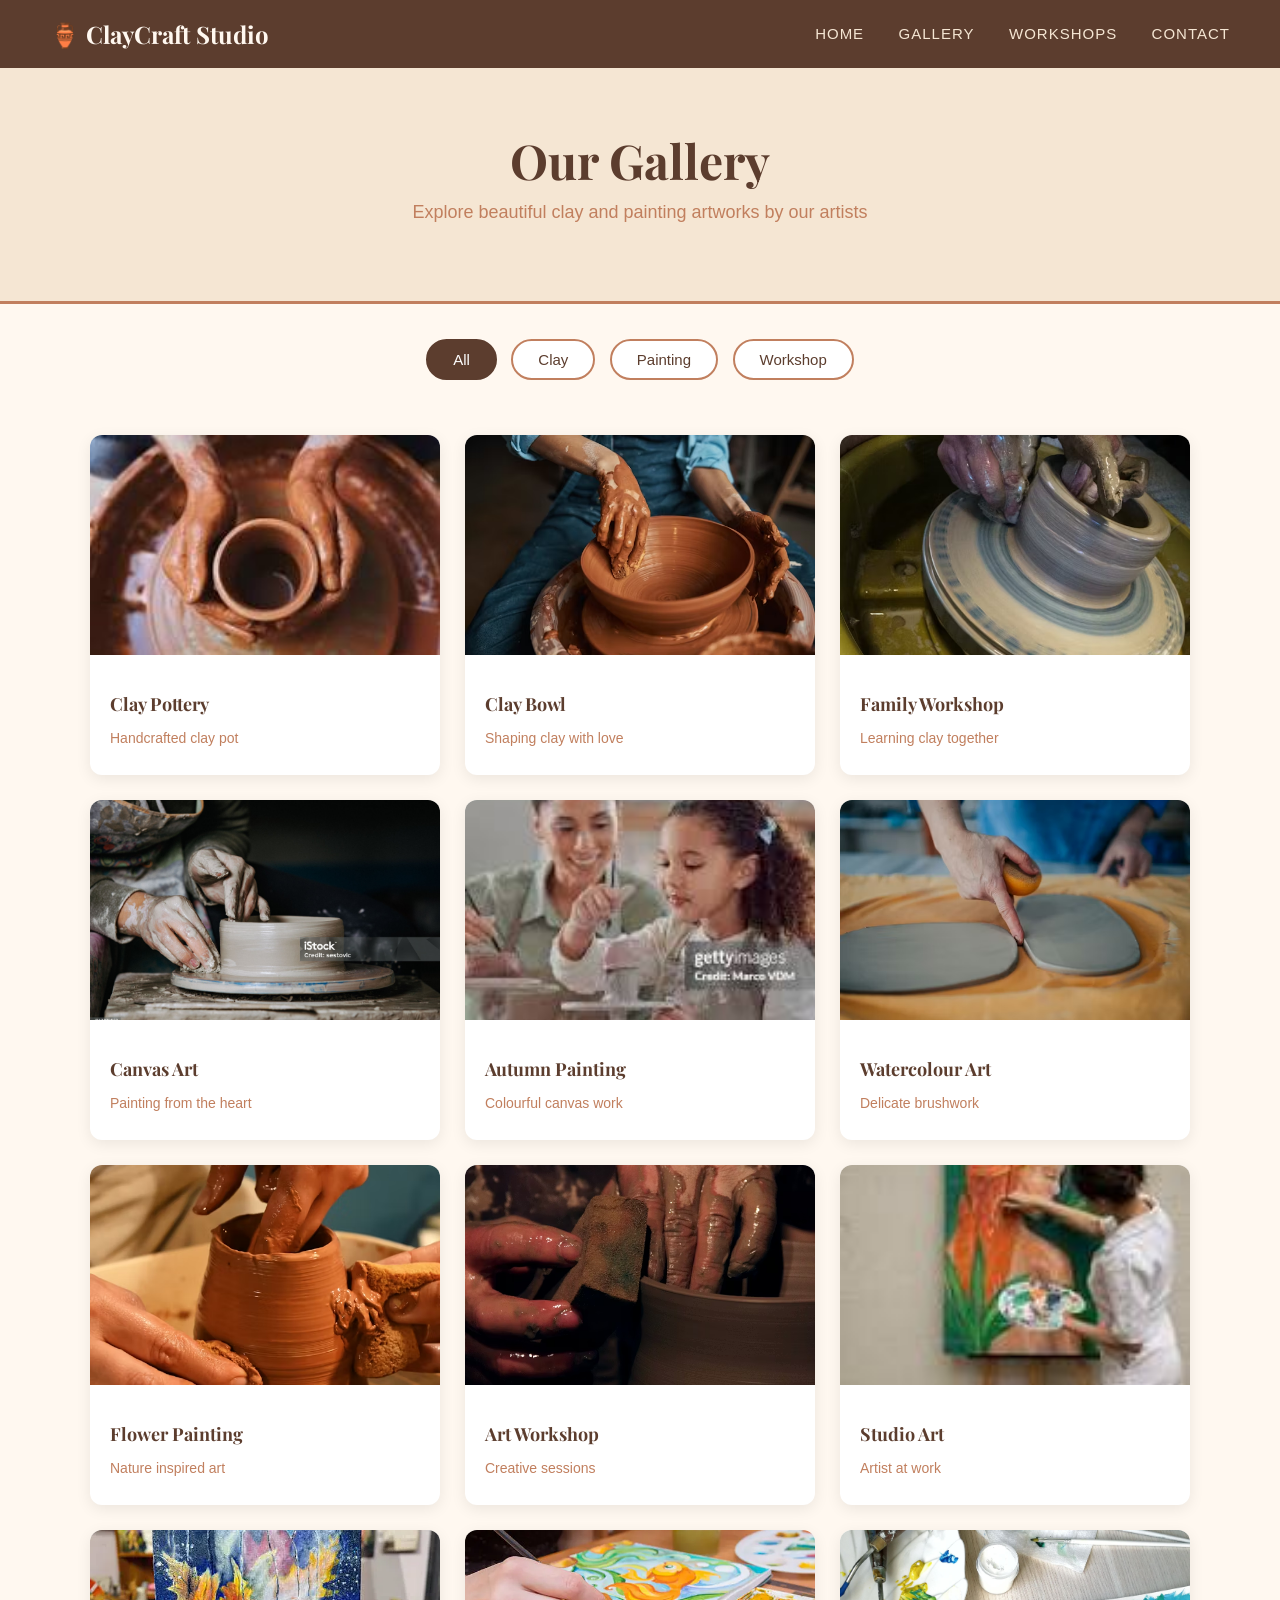
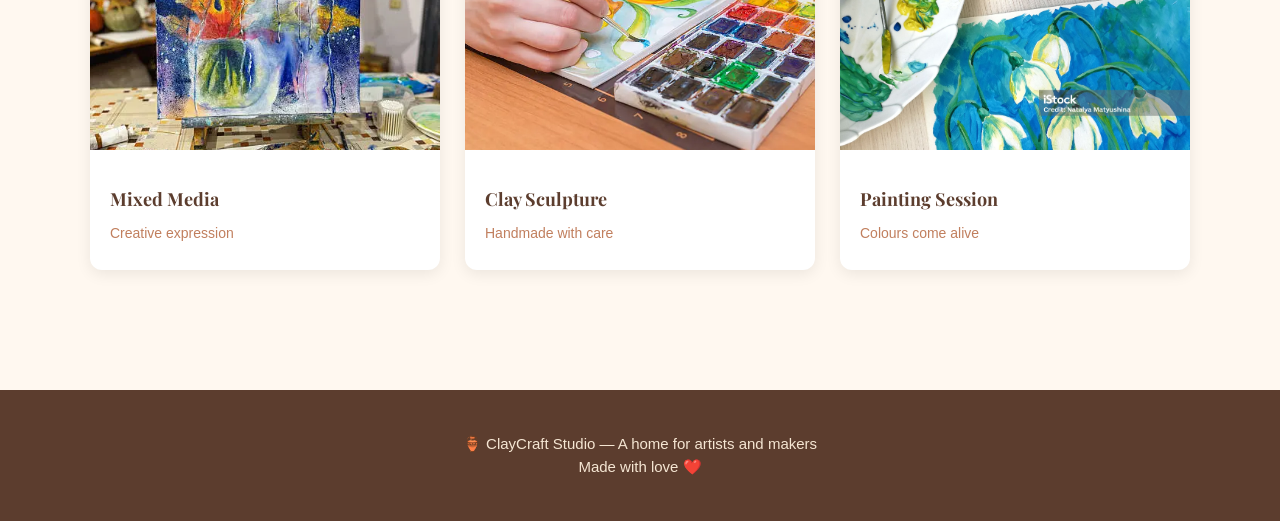
<file: gallery.html>
<!DOCTYPE html>
<html>
    <head>
        <title>Gallery - ClayCraft Studio</title>
        <link href="https://fonts.googleapis.com/css2?family=Playfair+Display:ital,wght@0,400..900;1,400..900&display=swap" rel="stylesheet">
        <link rel="stylesheet" href="style.css">
    </head>
    <body>

        <!-- NAVBAR -->
        <div class="navbar">
            <span class="logo">🏺 ClayCraft Studio</span>
            <nav>
                <a href="index.html">Home</a>
                <a href="gallery.html">Gallery</a>
                <a href="workshop.html">Workshops</a>
                <a href="contact.html">Contact</a>
            </nav>
        </div>

        <!-- PAGE HEADER -->
        <div class="page-header">
            <h1>Our Gallery</h1>
            <p>Explore beautiful clay and painting artworks by our artists</p>
        </div>

        <!-- FILTER BUTTONS -->
        <div class="filters">
            <button class="filter-btn active">All</button>
            <button class="filter-btn">Clay</button>
            <button class="filter-btn">Painting</button>
            <button class="filter-btn">Workshop</button>
        </div>

        <!-- GALLERY GRID -->
        <div class="gallery-grid">

            <div class="gallery-card">
                <img src="images/pottery.jpg" alt="Clay Pottery">
                <div class="gallery-info">
                    <h3>Clay Pottery</h3>
                    <p>Handcrafted clay pot</p>
                </div>
            </div>

            <div class="gallery-card">
                <img src="images/pottery1.avif" alt="Clay Bowl">
                <div class="gallery-info">
                    <h3>Clay Bowl</h3>
                    <p>Shaping clay with love</p>
                </div>
            </div>

            <div class="gallery-card">
                <img src="images/pottery2.avif" alt="Clay Workshop">
                <div class="gallery-info">
                    <h3>Family Workshop</h3>
                    <p>Learning clay together</p>
                </div>
            </div>

            <div class="gallery-card">
                <img src="images/pottery3.jpg" alt="Canvas Painting">
                <div class="gallery-info">
                    <h3>Canvas Art</h3>
                    <p>Painting from the heart</p>
                </div>
            </div>

            <div class="gallery-card">
                <img src="images/workshop.jpg" alt="Painting">
                <div class="gallery-info">
                    <h3>Autumn Painting</h3>
                    <p>Colourful canvas work</p>
                </div>
            </div>

            <div class="gallery-card">
                <img src="images/workshop1.jpg" alt="Watercolour">
                <div class="gallery-info">
                    <h3>Watercolour Art</h3>
                    <p>Delicate brushwork</p>
                </div>
            </div>

            <div class="gallery-card">
                <img src="images/workshop2.jpg" alt="Flower Painting">
                <div class="gallery-info">
                    <h3>Flower Painting</h3>
                    <p>Nature inspired art</p>
                </div>
            </div>

            <div class="gallery-card">
                <img src="images/workshop3.jpg" alt="Workshop">
                <div class="gallery-info">
                    <h3>Art Workshop</h3>
                    <p>Creative sessions</p>
                </div>
            </div>

            <div class="gallery-card">
                <img src="images/pic.jpg" alt="Art">
                <div class="gallery-info">
                    <h3>Studio Art</h3>
                    <p>Artist at work</p>
                </div>
            </div>

            <div class="gallery-card">
                <img src="images/pic1.jpg" alt="Art">
                <div class="gallery-info">
                    <h3>Mixed Media</h3>
                    <p>Creative expression</p>
                </div>
            </div>

            <div class="gallery-card">
                <img src="images/pic2.jpg" alt="Art">
                <div class="gallery-info">
                    <h3>Clay Sculpture</h3>
                    <p>Handmade with care</p>
                </div>
            </div>

            <div class="gallery-card">
                <img src="images/pic3.jpg" alt="Art">
                <div class="gallery-info">
                    <h3>Painting Session</h3>
                    <p>Colours come alive</p>
                </div>
            </div>

        </div>

        <!-- FOOTER -->
        <div class="footer">
            <p>🏺 ClayCraft Studio — A home for artists and makers</p>
            <p>Made with love ❤️</p>
        </div>

    </body>
</html>
</file>
<file: style.css>
/* ===== CSS VARIABLES ===== */
:root {
    --primary: #5C3D2E;
    --secondary: #C17F5E;
    --background: #FFF8F0;
    --accent: #4A6FA5;
    --text: #2C1810;
    --light: #F5E6D3;
}

/* ===== WHOLE PAGE ===== */
body {
    background-color: var(--background);
    font-family: 'Lato', sans-serif;
    margin: 0;
    padding: 0;
    color: var(--text);
}

/* ===== NAVBAR ===== */
.navbar {
    background-color: var(--primary);
    padding: 18px 50px;
    display: flex;
    justify-content: space-between;
    align-items: center;
    position: sticky;
    top: 0;
}

.logo {
    color: var(--background);
    font-family: 'Playfair Display', serif;
    font-size: 24px;
    font-weight: 700;
}

nav a {
    color: var(--light);
    text-decoration: none;
    margin-left: 30px;
    font-size: 15px;
    letter-spacing: 1px;
    text-transform: uppercase;
}

nav a:hover {
    color: white;
    border-bottom: 2px solid var(--secondary);
}

/* ===== HEADER ===== */
.header {
    background-color: var(--light);
    text-align: center;
    padding: 80px 20px;
    border-bottom: 3px solid var(--secondary);
}

.header h1 {
    font-family: 'Playfair Display', serif;
    font-size: 56px;
    color: var(--primary);
    margin: 0;
}

.header p {
    font-size: 20px;
    color: var(--secondary);
    margin-top: 15px;
}

/* ===== SECTION ===== */
.section {
    padding: 60px 40px;
    max-width: 1000px;
    margin: 0 auto;
}

.section h2 {
    font-family: 'Playfair Display', serif;
    color: var(--primary);
    font-size: 36px;
    text-align: center;
    margin-bottom: 40px;
}

/* ===== CARDS ===== */
.section1, .section2, .section3 {
    background-color: white;
    border-radius: 12px;
    padding: 30px;
    margin-bottom: 25px;
    overflow: hidden;
    box-shadow: 0 4px 15px rgba(0,0,0,0.08);
    border-left: 5px solid var(--secondary);
}

.section1:hover, .section2:hover, .section3:hover {
    box-shadow: 0 8px 25px rgba(0,0,0,0.15);
    transform: translateY(-3px);
    transition: all 0.3s ease;
}

.section1 img, .section2 img, .section3 img {
    float: right;
    height: 200px;
    width: 250px;
    border-radius: 10px;
    margin-left: 25px;
    object-fit: cover;
}

.section1 h3, .section2 h3, .section3 h3 {
    font-family: 'Playfair Display', serif;
    color: var(--primary);
    font-size: 24px;
    margin-bottom: 12px;
}

.section1 p, .section2 p, .section3 p {
    color: var(--text);
    line-height: 1.8;
    font-size: 16px;
}

.section2 ul {
    color: var(--text);
    line-height: 2;
    padding-left: 20px;
}

/* ===== FOOTER ===== */
.footer {
    background-color: var(--primary);
    color: var(--light);
    text-align: center;
    padding: 40px;
    margin-top: 60px;
}

.footer p {
    color: var(--light);
    margin: 5px 0;
    font-size: 15px;
}


/* ===== PAGE HEADER ===== */
.page-header {
    background-color: var(--light);
    text-align: center;
    padding: 60px 20px;
    border-bottom: 3px solid var(--secondary);
}

.page-header h1 {
    font-family: 'Playfair Display', serif;
    font-size: 48px;
    color: var(--primary);
    margin: 0;
}

.page-header p {
    color: var(--secondary);
    font-size: 18px;
    margin-top: 10px;
}

/* ===== FILTER BUTTONS ===== */
.filters {
    text-align: center;
    padding: 30px 20px;
}

.filter-btn {
    background-color: white;
    color: var(--primary);
    border: 2px solid var(--secondary);
    padding: 10px 25px;
    margin: 5px;
    border-radius: 25px;
    font-size: 15px;
    cursor: pointer;
    font-family: 'Lato', sans-serif;
    transition: all 0.3s ease;
}

.filter-btn:hover {
    background-color: var(--secondary);
    color: white;
}

.filter-btn.active {
    background-color: var(--primary);
    color: white;
    border-color: var(--primary);
}

/* ===== GALLERY GRID ===== */
.gallery-grid {
    display: grid;
    grid-template-columns: repeat(3, 1fr);
    gap: 25px;
    padding: 20px 40px 60px;
    max-width: 1100px;
    margin: 0 auto;
}

/* ===== GALLERY CARD ===== */
.gallery-card {
    background: white;
    border-radius: 12px;
    overflow: hidden;
    box-shadow: 0 4px 15px rgba(0,0,0,0.08);
    transition: all 0.3s ease;
}

.gallery-card:hover {
    transform: translateY(-5px);
    box-shadow: 0 10px 30px rgba(0,0,0,0.15);
}

.gallery-card img {
    width: 100%;
    height: 220px;
    object-fit: cover;
}

.gallery-info {
    padding: 15px 20px;
}

.gallery-info h3 {
    font-family: 'Playfair Display', serif;
    color: var(--primary);
    font-size: 18px;
    margin-bottom: 5px;
}

.gallery-info p {
    color: var(--secondary);
    font-size: 14px;
}
</file>
